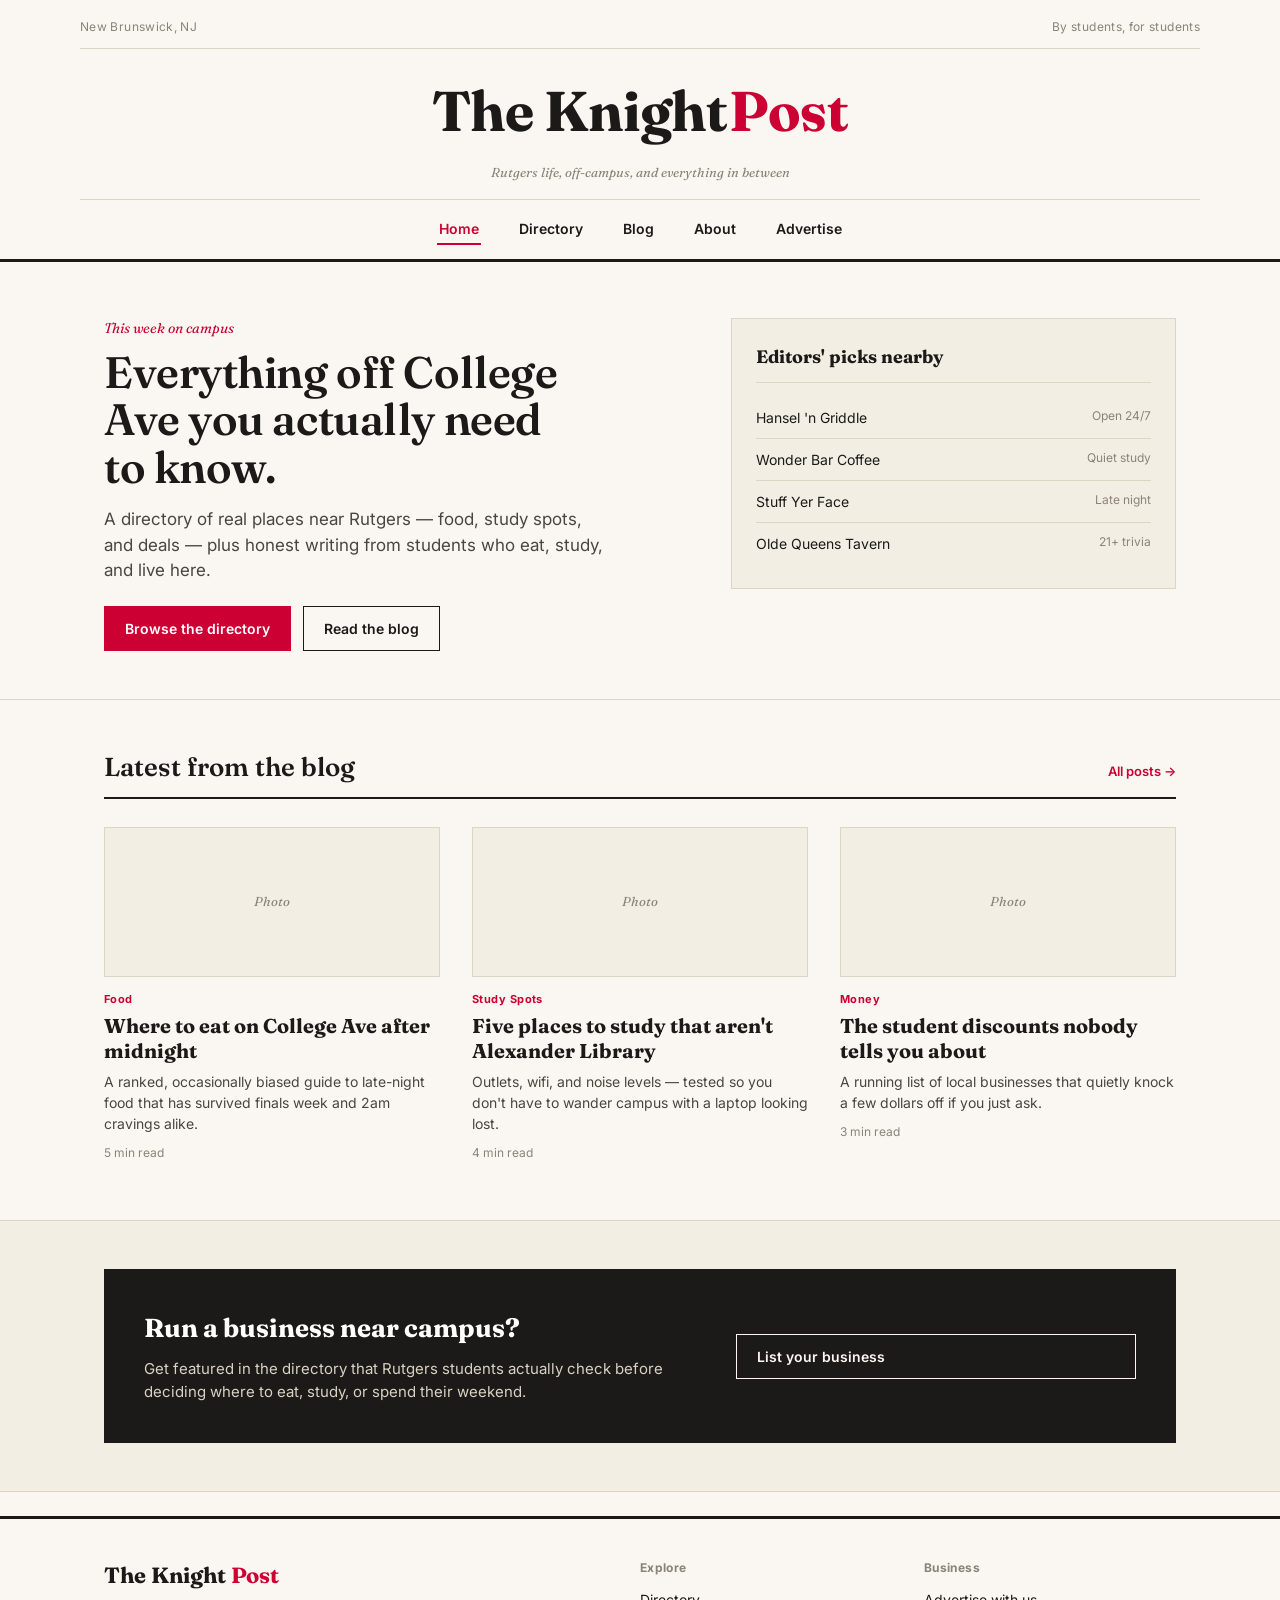
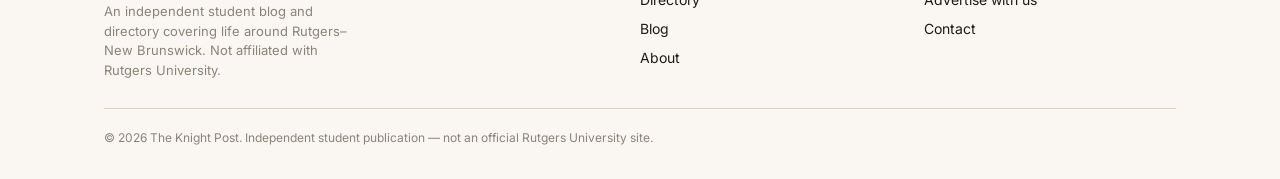
<file: index.html>
<!DOCTYPE html>
<html lang="en">
<head>
<meta charset="UTF-8">
<meta name="viewport" content="width=device-width, initial-scale=1.0">
<title>The Knight Post — Rutgers Life & Local Directory</title>
<meta name="description" content="A student-run blog and local directory for Rutgers New Brunswick — food, study spots, deals, and campus life.">
<link rel="stylesheet" href="css/style.css">
</head>
<body>
<a href="#main" class="skip-link">Skip to content</a>

<header class="masthead">
  <div class="wrap masthead-top">
    <span class="masthead-date" id="today-date">New Brunswick, NJ</span>
    <span class="masthead-tagline">By students, for students</span>
  </div>
  <div class="masthead-title">
    <a href="index.html">The Knight <span class="accent">Post</span></a>
  </div>
  <p class="masthead-sub">Rutgers life, off-campus, and everything in between</p>
  <nav class="primary-nav wrap">
    <a href="index.html" class="active">Home</a>
    <a href="directory.html">Directory</a>
    <a href="blog.html">Blog</a>
    <a href="about.html">About</a>
    <a href="advertise.html">Advertise</a>
  </nav>
</header>

<main id="main">
  <section class="hero">
    <div class="wrap hero-grid">
      <div>
        <p class="hero-lead-label">This week on campus</p>
        <h1>Everything off College Ave you actually need to know.</h1>
        <p class="dek">A directory of real places near Rutgers — food, study spots, and deals — plus honest writing from students who eat, study, and live here.</p>
        <div class="hero-actions">
          <a href="directory.html" class="btn btn-primary">Browse the directory</a>
          <a href="blog.html" class="btn">Read the blog</a>
        </div>
      </div>
      <div class="hero-panel">
        <h3>Editors' picks nearby</h3>
        <div class="pick-item">
          <span>Hansel 'n Griddle</span>
          <span class="cat">Open 24/7</span>
        </div>
        <div class="pick-item">
          <span>Wonder Bar Coffee</span>
          <span class="cat">Quiet study</span>
        </div>
        <div class="pick-item">
          <span>Stuff Yer Face</span>
          <span class="cat">Late night</span>
        </div>
        <div class="pick-item">
          <span>Olde Queens Tavern</span>
          <span class="cat">21+ trivia</span>
        </div>
      </div>
    </div>
  </section>

  <section>
    <div class="wrap">
      <div class="section-head">
        <h2>Latest from the blog</h2>
        <a href="blog.html">All posts →</a>
      </div>
      <div class="post-grid">
        <article class="post-card">
          <div class="thumb">Photo</div>
          <p class="kicker">Food</p>
          <h3><a href="post-late-night-food.html">Where to eat on College Ave after midnight</a></h3>
          <p>A ranked, occasionally biased guide to late-night food that has survived finals week and 2am cravings alike.</p>
          <p class="meta">5 min read</p>
        </article>
        <article class="post-card">
          <div class="thumb">Photo</div>
          <p class="kicker">Study Spots</p>
          <h3><a href="post-study-spots.html">Five places to study that aren't Alexander Library</a></h3>
          <p>Outlets, wifi, and noise levels — tested so you don't have to wander campus with a laptop looking lost.</p>
          <p class="meta">4 min read</p>
        </article>
        <article class="post-card">
          <div class="thumb">Photo</div>
          <p class="kicker">Money</p>
          <h3><a href="post-student-discounts.html">The student discounts nobody tells you about</a></h3>
          <p>A running list of local businesses that quietly knock a few dollars off if you just ask.</p>
          <p class="meta">3 min read</p>
        </article>
      </div>
    </div>
  </section>

  <section class="alt">
    <div class="wrap">
      <div class="ad-panel">
        <div>
          <h2>Run a business near campus?</h2>
          <p>Get featured in the directory that Rutgers students actually check before deciding where to eat, study, or spend their weekend.</p>
        </div>
        <a href="advertise.html" class="btn">List your business</a>
      </div>
    </div>
  </section>
</main>

<footer>
  <div class="wrap">
    <div class="footer-grid">
      <div>
        <div class="footer-brand">The Knight <span class="accent">Post</span></div>
        <p class="footer-desc">An independent student blog and directory covering life around Rutgers–New Brunswick. Not affiliated with Rutgers University.</p>
      </div>
      <div class="footer-col">
        <h4>Explore</h4>
        <a href="directory.html">Directory</a>
        <a href="blog.html">Blog</a>
        <a href="about.html">About</a>
      </div>
      <div class="footer-col">
        <h4>Business</h4>
        <a href="advertise.html">Advertise with us</a>
        <a href="about.html">Contact</a>
      </div>
    </div>
    <div class="footer-bottom">
      © 2026 The Knight Post. Independent student publication — not an official Rutgers University site.
    </div>
  </div>
</footer>

</body>
</html>
</file>
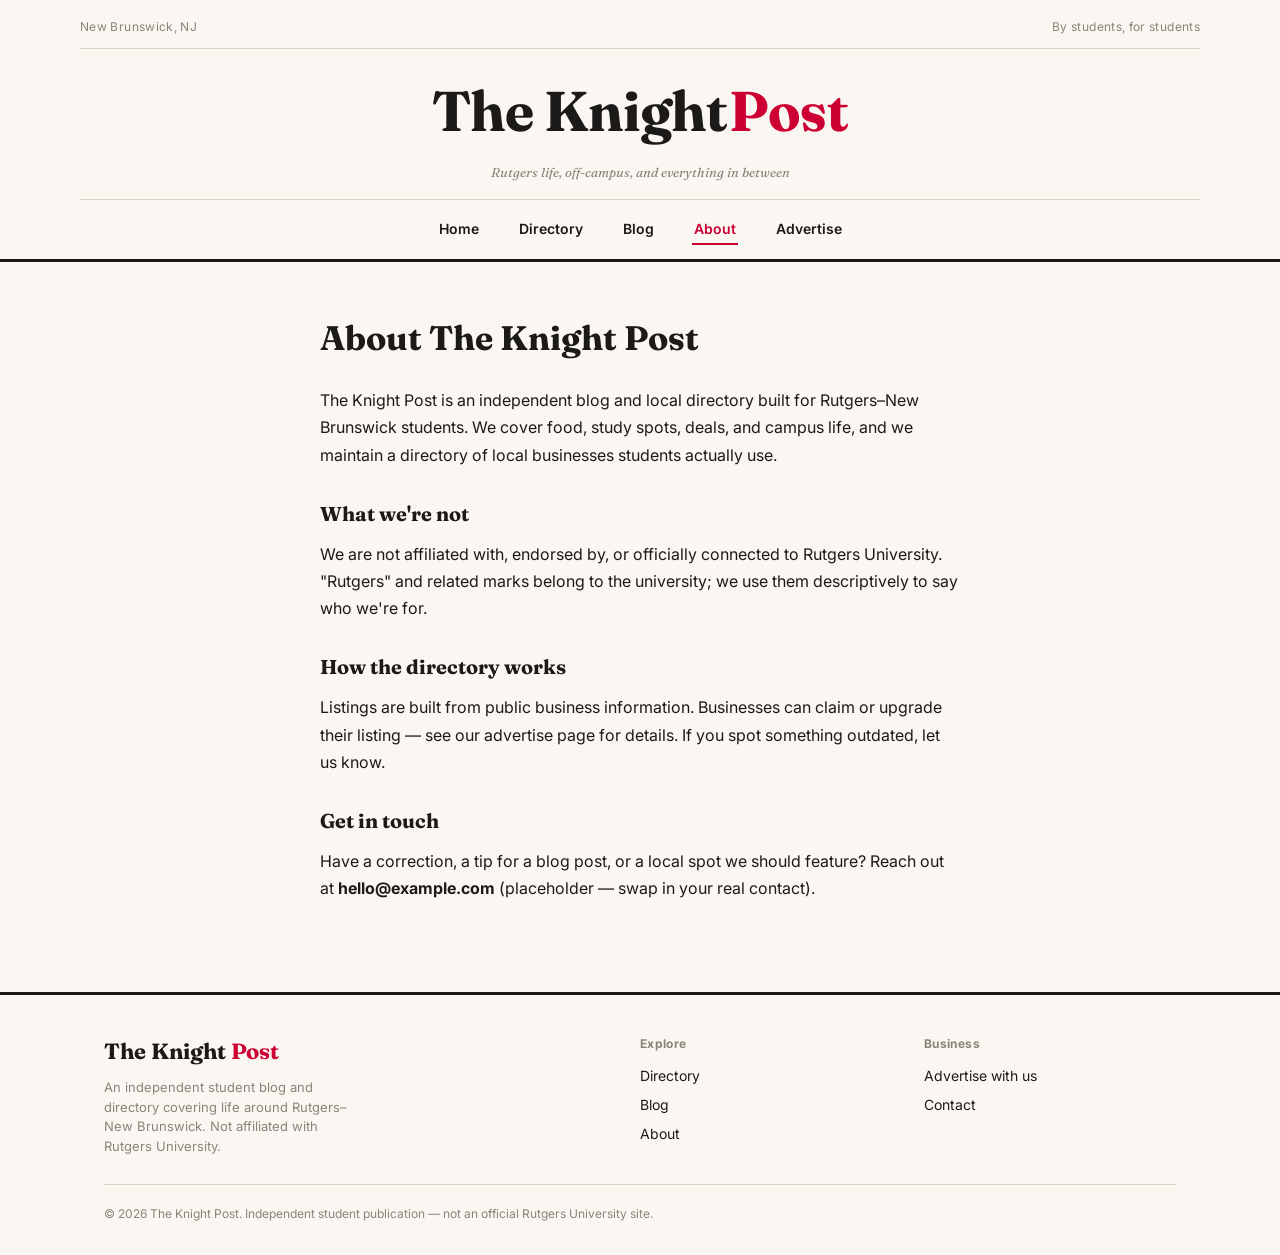
<file: about.html>
<!DOCTYPE html>
<html lang="en">
<head>
<meta charset="UTF-8">
<meta name="viewport" content="width=device-width, initial-scale=1.0">
<title>About — The Knight Post</title>
<link rel="stylesheet" href="css/style.css">
</head>
<body>
<a href="#main" class="skip-link">Skip to content</a>

<header class="masthead">
  <div class="wrap masthead-top">
    <span class="masthead-date">New Brunswick, NJ</span>
    <span class="masthead-tagline">By students, for students</span>
  </div>
  <div class="masthead-title">
    <a href="index.html">The Knight <span class="accent">Post</span></a>
  </div>
  <p class="masthead-sub">Rutgers life, off-campus, and everything in between</p>
  <nav class="primary-nav wrap">
    <a href="index.html">Home</a>
    <a href="directory.html">Directory</a>
    <a href="blog.html">Blog</a>
    <a href="about.html" class="active">About</a>
    <a href="advertise.html">Advertise</a>
  </nav>
</header>

<main id="main">
  <div class="wrap about-body">
    <h1>About The Knight Post</h1>
    <p>The Knight Post is an independent blog and local directory built for Rutgers–New Brunswick students. We cover food, study spots, deals, and campus life, and we maintain a directory of local businesses students actually use.</p>

    <h2>What we're not</h2>
    <p>We are not affiliated with, endorsed by, or officially connected to Rutgers University. "Rutgers" and related marks belong to the university; we use them descriptively to say who we're for.</p>

    <h2>How the directory works</h2>
    <p>Listings are built from public business information. Businesses can claim or upgrade their listing — see our <a href="advertise.html">advertise page</a> for details. If you spot something outdated, let us know.</p>

    <h2>Get in touch</h2>
    <p>Have a correction, a tip for a blog post, or a local spot we should feature? Reach out at <strong>hello@example.com</strong> (placeholder — swap in your real contact).</p>
  </div>
</main>

<footer>
  <div class="wrap">
    <div class="footer-grid">
      <div>
        <div class="footer-brand">The Knight <span class="accent">Post</span></div>
        <p class="footer-desc">An independent student blog and directory covering life around Rutgers–New Brunswick. Not affiliated with Rutgers University.</p>
      </div>
      <div class="footer-col">
        <h4>Explore</h4>
        <a href="directory.html">Directory</a>
        <a href="blog.html">Blog</a>
        <a href="about.html">About</a>
      </div>
      <div class="footer-col">
        <h4>Business</h4>
        <a href="advertise.html">Advertise with us</a>
        <a href="about.html">Contact</a>
      </div>
    </div>
    <div class="footer-bottom">
      © 2026 The Knight Post. Independent student publication — not an official Rutgers University site.
    </div>
  </div>
</footer>

</body>
</html>
</file>
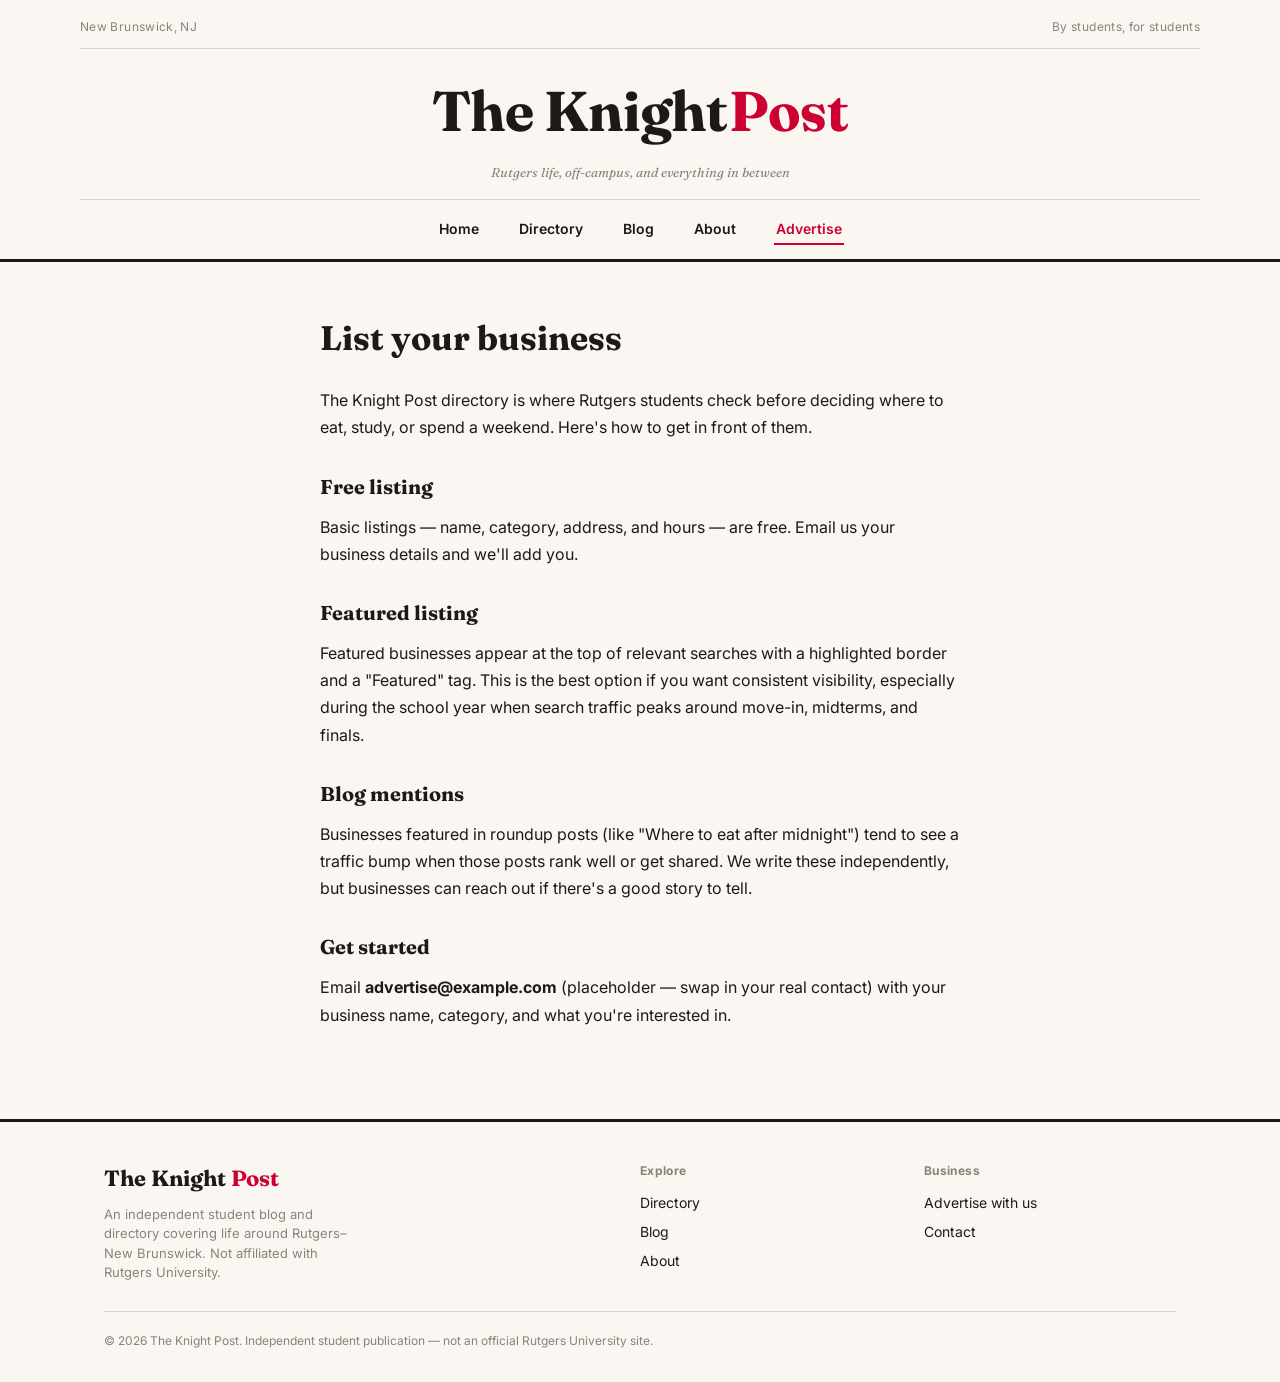
<file: advertise.html>
<!DOCTYPE html>
<html lang="en">
<head>
<meta charset="UTF-8">
<meta name="viewport" content="width=device-width, initial-scale=1.0">
<title>Advertise — The Knight Post</title>
<link rel="stylesheet" href="css/style.css">
</head>
<body>
<a href="#main" class="skip-link">Skip to content</a>

<header class="masthead">
  <div class="wrap masthead-top">
    <span class="masthead-date">New Brunswick, NJ</span>
    <span class="masthead-tagline">By students, for students</span>
  </div>
  <div class="masthead-title">
    <a href="index.html">The Knight <span class="accent">Post</span></a>
  </div>
  <p class="masthead-sub">Rutgers life, off-campus, and everything in between</p>
  <nav class="primary-nav wrap">
    <a href="index.html">Home</a>
    <a href="directory.html">Directory</a>
    <a href="blog.html">Blog</a>
    <a href="about.html">About</a>
    <a href="advertise.html" class="active">Advertise</a>
  </nav>
</header>

<main id="main">
  <div class="wrap about-body">
    <h1>List your business</h1>
    <p>The Knight Post directory is where Rutgers students check before deciding where to eat, study, or spend a weekend. Here's how to get in front of them.</p>

    <h2>Free listing</h2>
    <p>Basic listings — name, category, address, and hours — are free. Email us your business details and we'll add you.</p>

    <h2>Featured listing</h2>
    <p>Featured businesses appear at the top of relevant searches with a highlighted border and a "Featured" tag. This is the best option if you want consistent visibility, especially during the school year when search traffic peaks around move-in, midterms, and finals.</p>

    <h2>Blog mentions</h2>
    <p>Businesses featured in roundup posts (like "Where to eat after midnight") tend to see a traffic bump when those posts rank well or get shared. We write these independently, but businesses can reach out if there's a good story to tell.</p>

    <h2>Get started</h2>
    <p>Email <strong>advertise@example.com</strong> (placeholder — swap in your real contact) with your business name, category, and what you're interested in.</p>
  </div>
</main>

<footer>
  <div class="wrap">
    <div class="footer-grid">
      <div>
        <div class="footer-brand">The Knight <span class="accent">Post</span></div>
        <p class="footer-desc">An independent student blog and directory covering life around Rutgers–New Brunswick. Not affiliated with Rutgers University.</p>
      </div>
      <div class="footer-col">
        <h4>Explore</h4>
        <a href="directory.html">Directory</a>
        <a href="blog.html">Blog</a>
        <a href="about.html">About</a>
      </div>
      <div class="footer-col">
        <h4>Business</h4>
        <a href="advertise.html">Advertise with us</a>
        <a href="about.html">Contact</a>
      </div>
    </div>
    <div class="footer-bottom">
      © 2026 The Knight Post. Independent student publication — not an official Rutgers University site.
    </div>
  </div>
</footer>

</body>
</html>
</file>
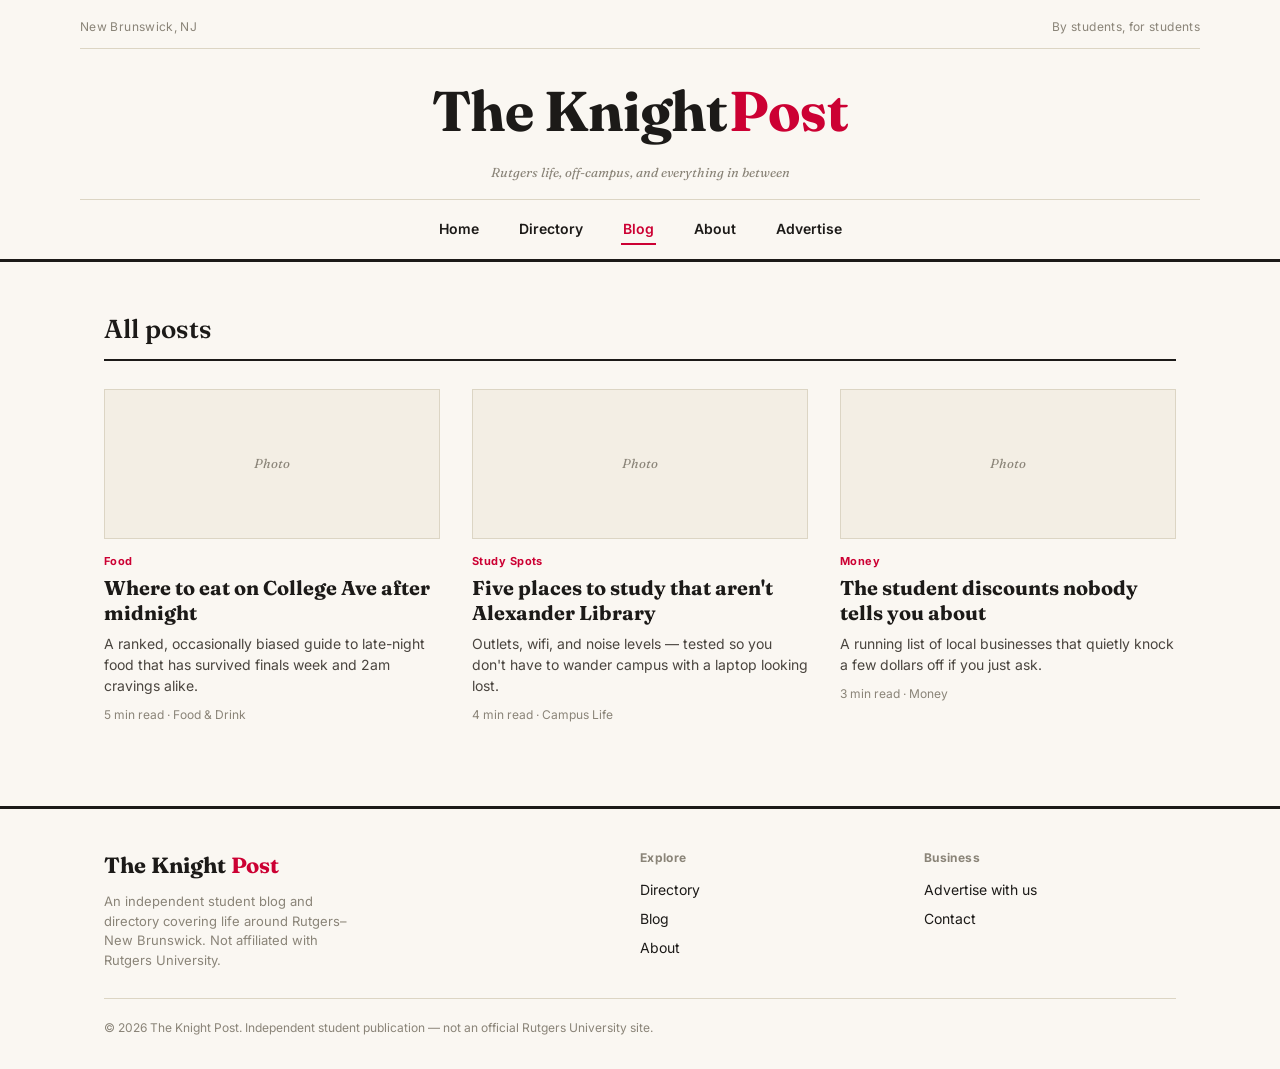
<file: blog.html>
<!DOCTYPE html>
<html lang="en">
<head>
<meta charset="UTF-8">
<meta name="viewport" content="width=device-width, initial-scale=1.0">
<title>Blog — The Knight Post</title>
<meta name="description" content="Student writing on food, study spots, deals, and life around Rutgers New Brunswick.">
<link rel="stylesheet" href="css/style.css">
</head>
<body>
<a href="#main" class="skip-link">Skip to content</a>

<header class="masthead">
  <div class="wrap masthead-top">
    <span class="masthead-date">New Brunswick, NJ</span>
    <span class="masthead-tagline">By students, for students</span>
  </div>
  <div class="masthead-title">
    <a href="index.html">The Knight <span class="accent">Post</span></a>
  </div>
  <p class="masthead-sub">Rutgers life, off-campus, and everything in between</p>
  <nav class="primary-nav wrap">
    <a href="index.html">Home</a>
    <a href="directory.html">Directory</a>
    <a href="blog.html" class="active">Blog</a>
    <a href="about.html">About</a>
    <a href="advertise.html">Advertise</a>
  </nav>
</header>

<main id="main">
  <section>
    <div class="wrap">
      <div class="section-head">
        <h2>All posts</h2>
      </div>
      <div class="post-grid">
        <article class="post-card">
          <div class="thumb">Photo</div>
          <p class="kicker">Food</p>
          <h3><a href="post-late-night-food.html">Where to eat on College Ave after midnight</a></h3>
          <p>A ranked, occasionally biased guide to late-night food that has survived finals week and 2am cravings alike.</p>
          <p class="meta">5 min read · Food & Drink</p>
        </article>
        <article class="post-card">
          <div class="thumb">Photo</div>
          <p class="kicker">Study Spots</p>
          <h3><a href="post-study-spots.html">Five places to study that aren't Alexander Library</a></h3>
          <p>Outlets, wifi, and noise levels — tested so you don't have to wander campus with a laptop looking lost.</p>
          <p class="meta">4 min read · Campus Life</p>
        </article>
        <article class="post-card">
          <div class="thumb">Photo</div>
          <p class="kicker">Money</p>
          <h3><a href="post-student-discounts.html">The student discounts nobody tells you about</a></h3>
          <p>A running list of local businesses that quietly knock a few dollars off if you just ask.</p>
          <p class="meta">3 min read · Money</p>
        </article>
      </div>
    </div>
  </section>
</main>

<footer>
  <div class="wrap">
    <div class="footer-grid">
      <div>
        <div class="footer-brand">The Knight <span class="accent">Post</span></div>
        <p class="footer-desc">An independent student blog and directory covering life around Rutgers–New Brunswick. Not affiliated with Rutgers University.</p>
      </div>
      <div class="footer-col">
        <h4>Explore</h4>
        <a href="directory.html">Directory</a>
        <a href="blog.html">Blog</a>
        <a href="about.html">About</a>
      </div>
      <div class="footer-col">
        <h4>Business</h4>
        <a href="advertise.html">Advertise with us</a>
        <a href="about.html">Contact</a>
      </div>
    </div>
    <div class="footer-bottom">
      © 2026 The Knight Post. Independent student publication — not an official Rutgers University site.
    </div>
  </div>
</footer>

</body>
</html>
</file>
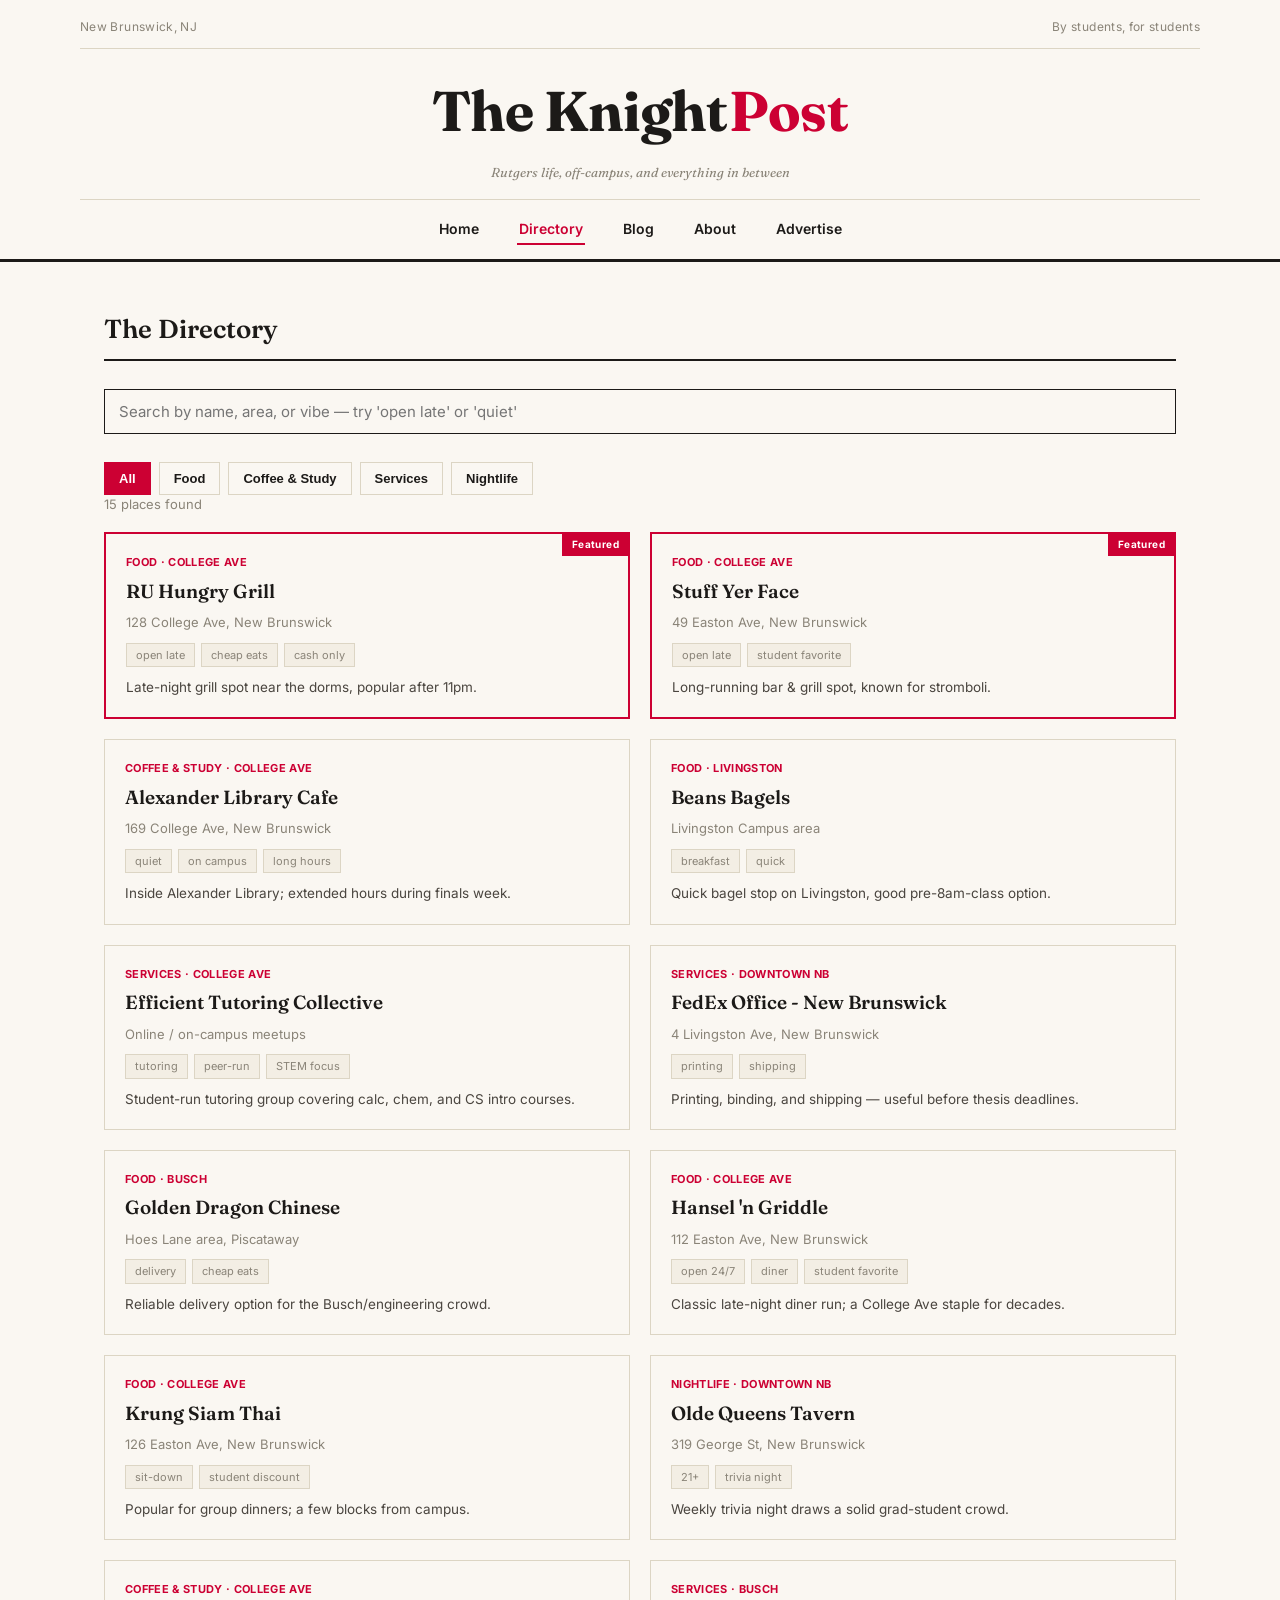
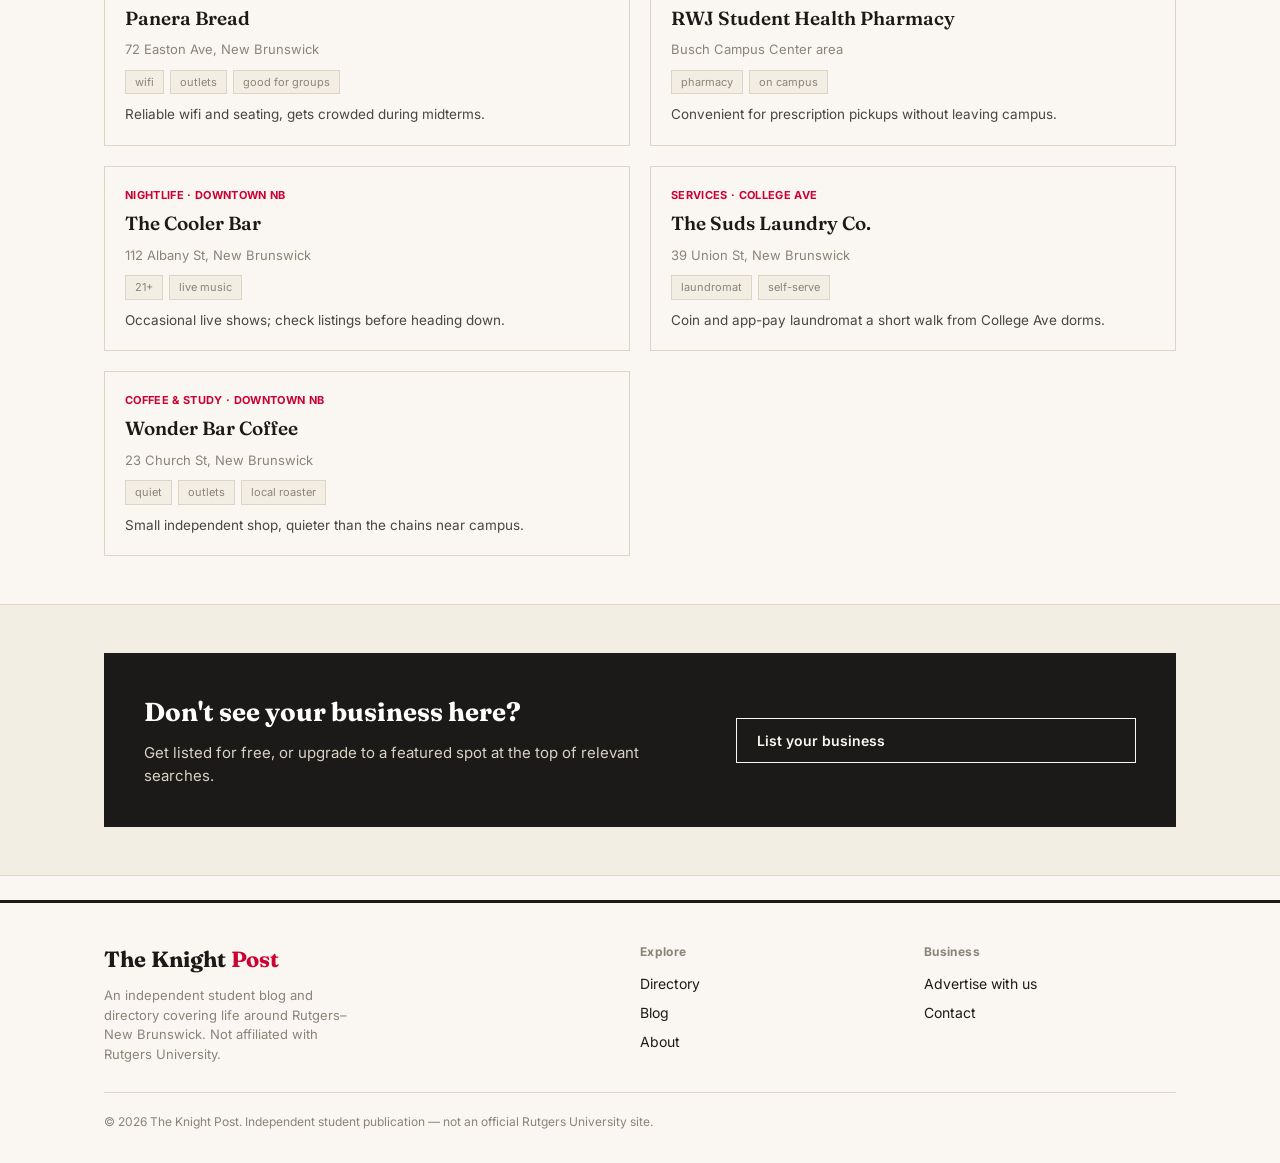
<file: directory.html>
<!DOCTYPE html>
<html lang="en">
<head>
<meta charset="UTF-8">
<meta name="viewport" content="width=device-width, initial-scale=1.0">
<title>Directory — The Knight Post</title>
<meta name="description" content="Search food, coffee shops, study spots, services, and nightlife near Rutgers New Brunswick.">
<link rel="stylesheet" href="css/style.css">
</head>
<body>
<a href="#main" class="skip-link">Skip to content</a>

<header class="masthead">
  <div class="wrap masthead-top">
    <span class="masthead-date">New Brunswick, NJ</span>
    <span class="masthead-tagline">By students, for students</span>
  </div>
  <div class="masthead-title">
    <a href="index.html">The Knight <span class="accent">Post</span></a>
  </div>
  <p class="masthead-sub">Rutgers life, off-campus, and everything in between</p>
  <nav class="primary-nav wrap">
    <a href="index.html">Home</a>
    <a href="directory.html" class="active">Directory</a>
    <a href="blog.html">Blog</a>
    <a href="about.html">About</a>
    <a href="advertise.html">Advertise</a>
  </nav>
</header>

<main id="main">
  <section>
    <div class="wrap">
      <div class="section-head">
        <h2>The Directory</h2>
      </div>

      <div class="directory-tools">
        <input
          type="text"
          id="search-input"
          class="search-input"
          placeholder="Search by name, area, or vibe — try 'open late' or 'quiet'"
          aria-label="Search the directory"
        >
      </div>
      <div class="chip-row" id="chip-row" role="group" aria-label="Filter by category"></div>

      <p class="result-count" id="result-count"></p>

      <div class="listing-grid" id="listing-grid"></div>
    </div>
  </section>

  <section class="alt">
    <div class="wrap">
      <div class="ad-panel">
        <div>
          <h2>Don't see your business here?</h2>
          <p>Get listed for free, or upgrade to a featured spot at the top of relevant searches.</p>
        </div>
        <a href="advertise.html" class="btn">List your business</a>
      </div>
    </div>
  </section>
</main>

<footer>
  <div class="wrap">
    <div class="footer-grid">
      <div>
        <div class="footer-brand">The Knight <span class="accent">Post</span></div>
        <p class="footer-desc">An independent student blog and directory covering life around Rutgers–New Brunswick. Not affiliated with Rutgers University.</p>
      </div>
      <div class="footer-col">
        <h4>Explore</h4>
        <a href="directory.html">Directory</a>
        <a href="blog.html">Blog</a>
        <a href="about.html">About</a>
      </div>
      <div class="footer-col">
        <h4>Business</h4>
        <a href="advertise.html">Advertise with us</a>
        <a href="about.html">Contact</a>
      </div>
    </div>
    <div class="footer-bottom">
      © 2026 The Knight Post. Independent student publication — not an official Rutgers University site.
    </div>
  </div>
</footer>

<script src="js/data.js"></script>
<script src="js/directory.js"></script>
</body>
</html>
</file>
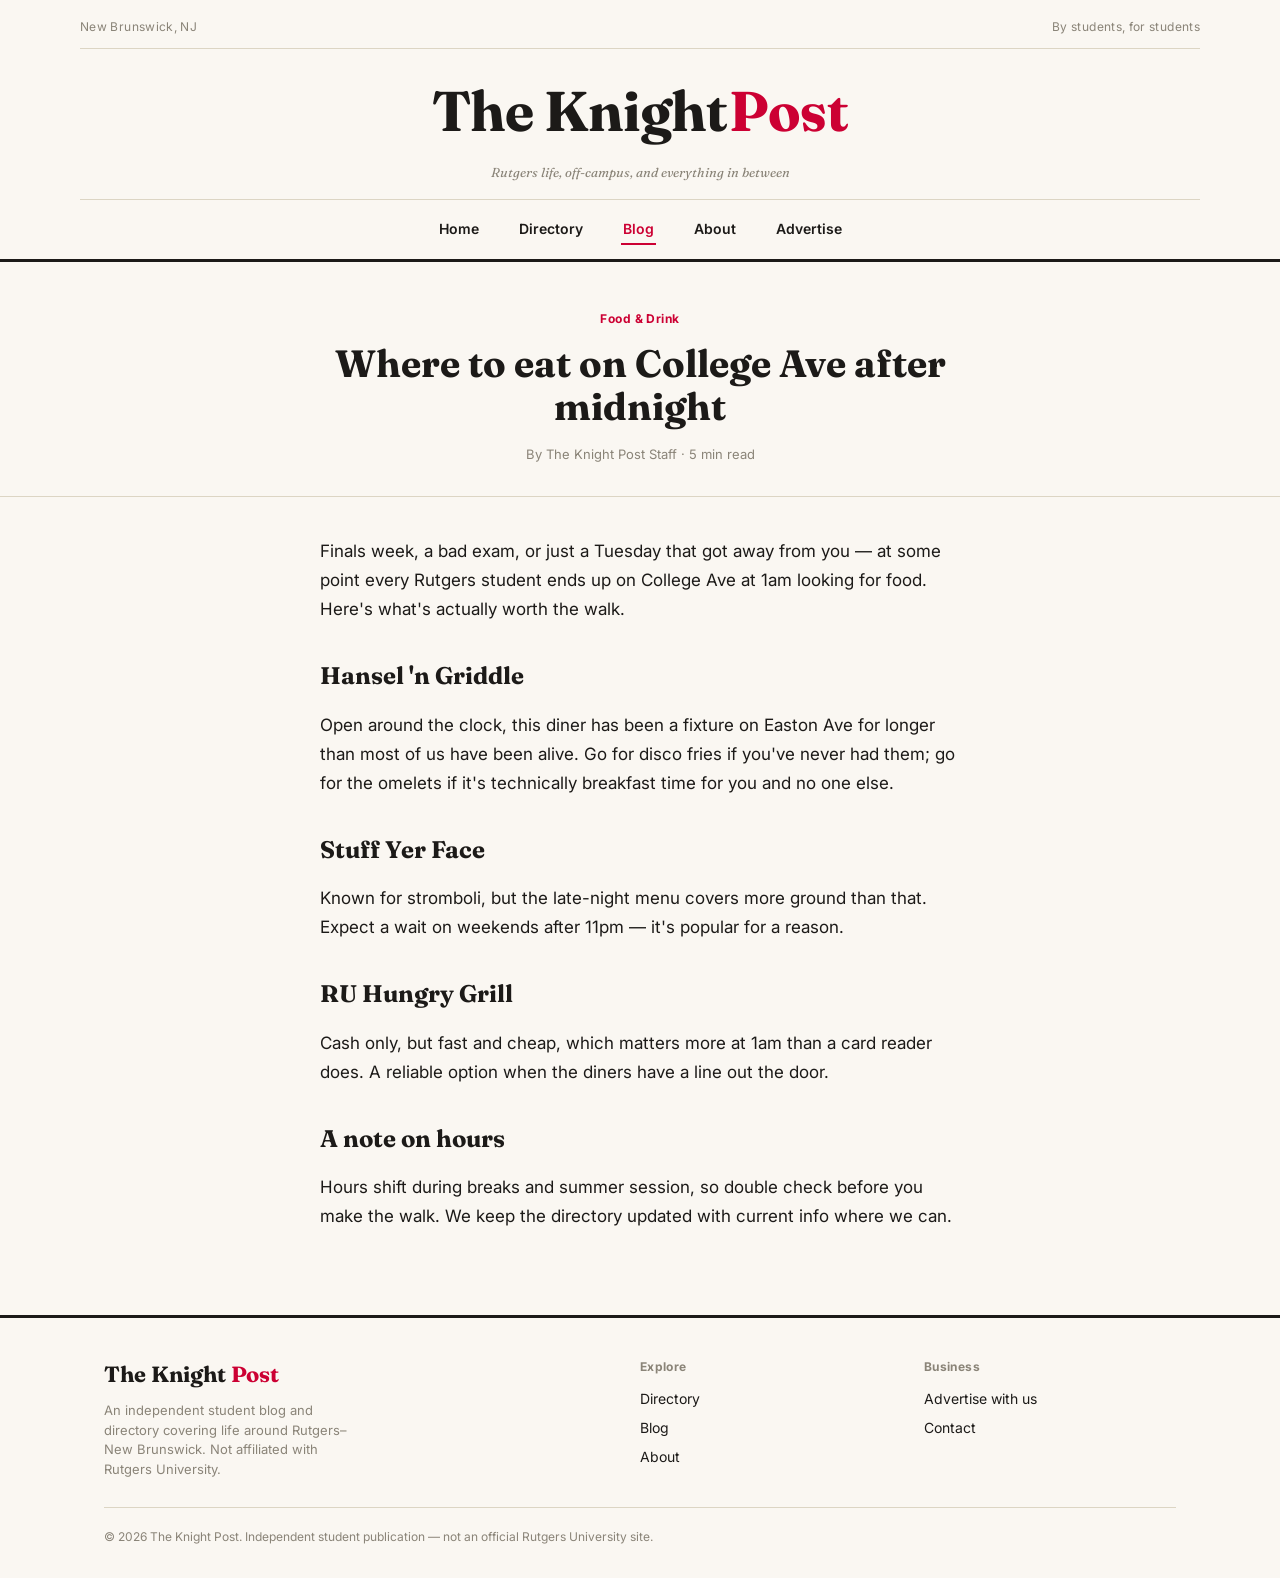
<file: post-late-night-food.html>
<!DOCTYPE html>
<html lang="en">
<head>
<meta charset="UTF-8">
<meta name="viewport" content="width=device-width, initial-scale=1.0">
<title>Where to eat on College Ave after midnight — The Knight Post</title>
<link rel="stylesheet" href="css/style.css">
</head>
<body>
<a href="#main" class="skip-link">Skip to content</a>

<header class="masthead">
  <div class="wrap masthead-top">
    <span class="masthead-date">New Brunswick, NJ</span>
    <span class="masthead-tagline">By students, for students</span>
  </div>
  <div class="masthead-title">
    <a href="index.html">The Knight <span class="accent">Post</span></a>
  </div>
  <p class="masthead-sub">Rutgers life, off-campus, and everything in between</p>
  <nav class="primary-nav wrap">
    <a href="index.html">Home</a>
    <a href="directory.html">Directory</a>
    <a href="blog.html" class="active">Blog</a>
    <a href="about.html">About</a>
    <a href="advertise.html">Advertise</a>
  </nav>
</header>

<main id="main">
  <div class="post-header">
    <div class="wrap">
      <p class="kicker">Food & Drink</p>
      <h1>Where to eat on College Ave after midnight</h1>
      <p class="byline">By The Knight Post Staff · 5 min read</p>
    </div>
  </div>

  <article class="post-body wrap">
    <p>Finals week, a bad exam, or just a Tuesday that got away from you — at some point every Rutgers student ends up on College Ave at 1am looking for food. Here's what's actually worth the walk.</p>

    <h2>Hansel 'n Griddle</h2>
    <p>Open around the clock, this diner has been a fixture on Easton Ave for longer than most of us have been alive. Go for disco fries if you've never had them; go for the omelets if it's technically breakfast time for you and no one else.</p>

    <h2>Stuff Yer Face</h2>
    <p>Known for stromboli, but the late-night menu covers more ground than that. Expect a wait on weekends after 11pm — it's popular for a reason.</p>

    <h2>RU Hungry Grill</h2>
    <p>Cash only, but fast and cheap, which matters more at 1am than a card reader does. A reliable option when the diners have a line out the door.</p>

    <h2>A note on hours</h2>
    <p>Hours shift during breaks and summer session, so double check before you make the walk. We keep the <a href="directory.html">directory</a> updated with current info where we can.</p>
  </article>
</main>

<footer>
  <div class="wrap">
    <div class="footer-grid">
      <div>
        <div class="footer-brand">The Knight <span class="accent">Post</span></div>
        <p class="footer-desc">An independent student blog and directory covering life around Rutgers–New Brunswick. Not affiliated with Rutgers University.</p>
      </div>
      <div class="footer-col">
        <h4>Explore</h4>
        <a href="directory.html">Directory</a>
        <a href="blog.html">Blog</a>
        <a href="about.html">About</a>
      </div>
      <div class="footer-col">
        <h4>Business</h4>
        <a href="advertise.html">Advertise with us</a>
        <a href="about.html">Contact</a>
      </div>
    </div>
    <div class="footer-bottom">
      © 2026 The Knight Post. Independent student publication — not an official Rutgers University site.
    </div>
  </div>
</footer>

</body>
</html>
</file>
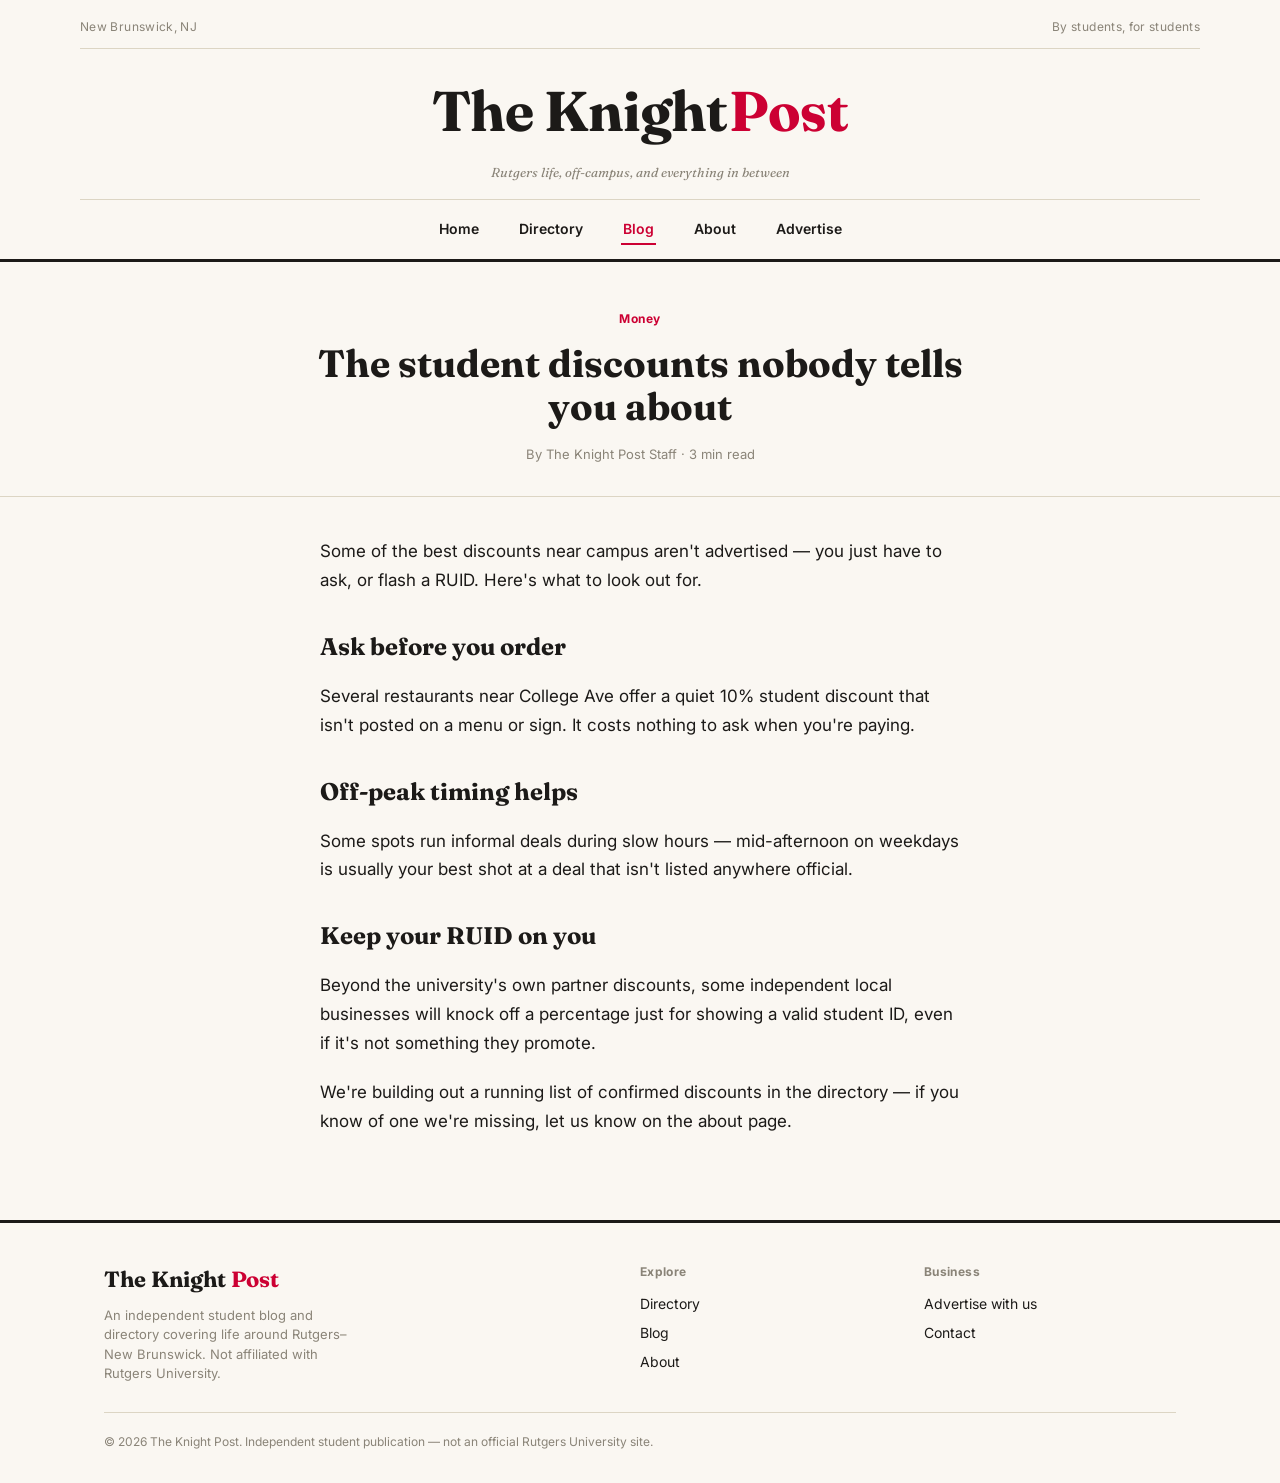
<file: post-student-discounts.html>
<!DOCTYPE html>
<html lang="en">
<head>
<meta charset="UTF-8">
<meta name="viewport" content="width=device-width, initial-scale=1.0">
<title>The student discounts nobody tells you about — The Knight Post</title>
<link rel="stylesheet" href="css/style.css">
</head>
<body>
<a href="#main" class="skip-link">Skip to content</a>

<header class="masthead">
  <div class="wrap masthead-top">
    <span class="masthead-date">New Brunswick, NJ</span>
    <span class="masthead-tagline">By students, for students</span>
  </div>
  <div class="masthead-title">
    <a href="index.html">The Knight <span class="accent">Post</span></a>
  </div>
  <p class="masthead-sub">Rutgers life, off-campus, and everything in between</p>
  <nav class="primary-nav wrap">
    <a href="index.html">Home</a>
    <a href="directory.html">Directory</a>
    <a href="blog.html" class="active">Blog</a>
    <a href="about.html">About</a>
    <a href="advertise.html">Advertise</a>
  </nav>
</header>

<main id="main">
  <div class="post-header">
    <div class="wrap">
      <p class="kicker">Money</p>
      <h1>The student discounts nobody tells you about</h1>
      <p class="byline">By The Knight Post Staff · 3 min read</p>
    </div>
  </div>

  <article class="post-body wrap">
    <p>Some of the best discounts near campus aren't advertised — you just have to ask, or flash a RUID. Here's what to look out for.</p>

    <h2>Ask before you order</h2>
    <p>Several restaurants near College Ave offer a quiet 10% student discount that isn't posted on a menu or sign. It costs nothing to ask when you're paying.</p>

    <h2>Off-peak timing helps</h2>
    <p>Some spots run informal deals during slow hours — mid-afternoon on weekdays is usually your best shot at a deal that isn't listed anywhere official.</p>

    <h2>Keep your RUID on you</h2>
    <p>Beyond the university's own partner discounts, some independent local businesses will knock off a percentage just for showing a valid student ID, even if it's not something they promote.</p>

    <p>We're building out a running list of confirmed discounts in the <a href="directory.html">directory</a> — if you know of one we're missing, let us know on the <a href="about.html">about page</a>.</p>
  </article>
</main>

<footer>
  <div class="wrap">
    <div class="footer-grid">
      <div>
        <div class="footer-brand">The Knight <span class="accent">Post</span></div>
        <p class="footer-desc">An independent student blog and directory covering life around Rutgers–New Brunswick. Not affiliated with Rutgers University.</p>
      </div>
      <div class="footer-col">
        <h4>Explore</h4>
        <a href="directory.html">Directory</a>
        <a href="blog.html">Blog</a>
        <a href="about.html">About</a>
      </div>
      <div class="footer-col">
        <h4>Business</h4>
        <a href="advertise.html">Advertise with us</a>
        <a href="about.html">Contact</a>
      </div>
    </div>
    <div class="footer-bottom">
      © 2026 The Knight Post. Independent student publication — not an official Rutgers University site.
    </div>
  </div>
</footer>

</body>
</html>
</file>
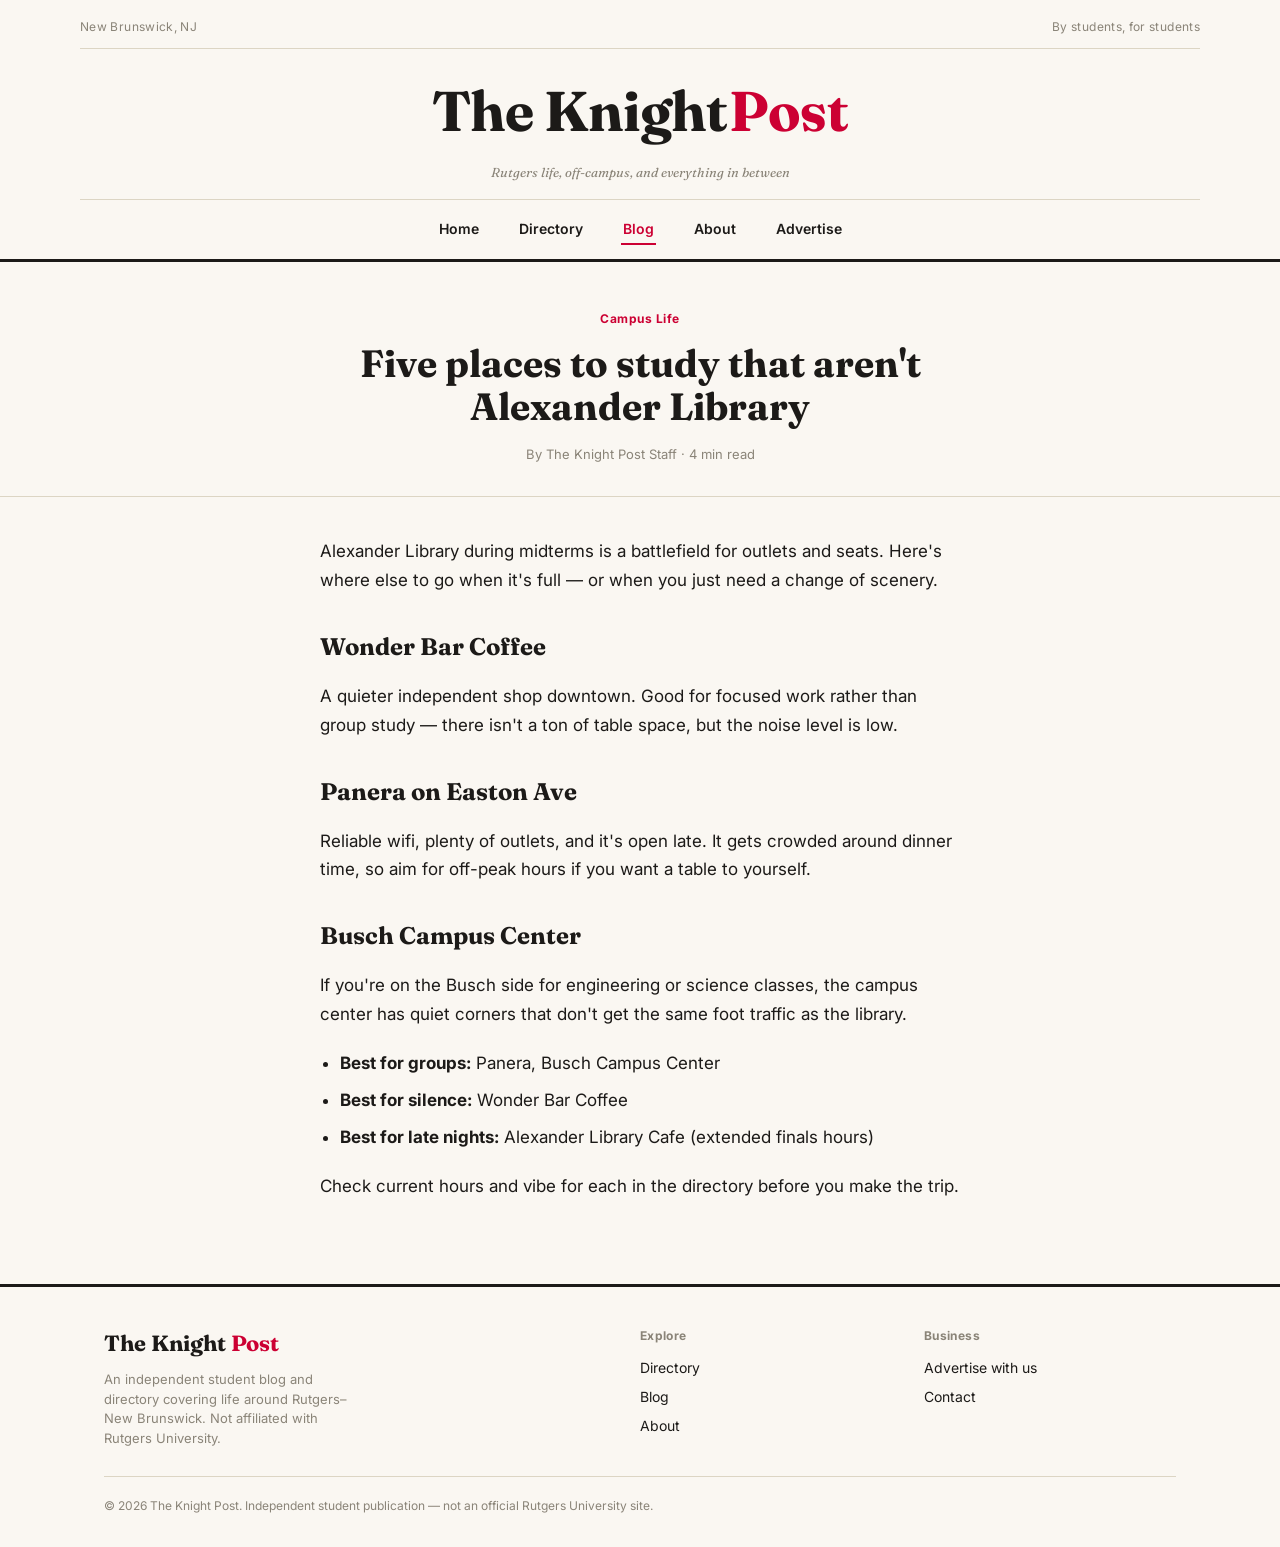
<file: post-study-spots.html>
<!DOCTYPE html>
<html lang="en">
<head>
<meta charset="UTF-8">
<meta name="viewport" content="width=device-width, initial-scale=1.0">
<title>Five places to study that aren't Alexander Library — The Knight Post</title>
<link rel="stylesheet" href="css/style.css">
</head>
<body>
<a href="#main" class="skip-link">Skip to content</a>

<header class="masthead">
  <div class="wrap masthead-top">
    <span class="masthead-date">New Brunswick, NJ</span>
    <span class="masthead-tagline">By students, for students</span>
  </div>
  <div class="masthead-title">
    <a href="index.html">The Knight <span class="accent">Post</span></a>
  </div>
  <p class="masthead-sub">Rutgers life, off-campus, and everything in between</p>
  <nav class="primary-nav wrap">
    <a href="index.html">Home</a>
    <a href="directory.html">Directory</a>
    <a href="blog.html" class="active">Blog</a>
    <a href="about.html">About</a>
    <a href="advertise.html">Advertise</a>
  </nav>
</header>

<main id="main">
  <div class="post-header">
    <div class="wrap">
      <p class="kicker">Campus Life</p>
      <h1>Five places to study that aren't Alexander Library</h1>
      <p class="byline">By The Knight Post Staff · 4 min read</p>
    </div>
  </div>

  <article class="post-body wrap">
    <p>Alexander Library during midterms is a battlefield for outlets and seats. Here's where else to go when it's full — or when you just need a change of scenery.</p>

    <h2>Wonder Bar Coffee</h2>
    <p>A quieter independent shop downtown. Good for focused work rather than group study — there isn't a ton of table space, but the noise level is low.</p>

    <h2>Panera on Easton Ave</h2>
    <p>Reliable wifi, plenty of outlets, and it's open late. It gets crowded around dinner time, so aim for off-peak hours if you want a table to yourself.</p>

    <h2>Busch Campus Center</h2>
    <p>If you're on the Busch side for engineering or science classes, the campus center has quiet corners that don't get the same foot traffic as the library.</p>

    <ul>
      <li><strong>Best for groups:</strong> Panera, Busch Campus Center</li>
      <li><strong>Best for silence:</strong> Wonder Bar Coffee</li>
      <li><strong>Best for late nights:</strong> Alexander Library Cafe (extended finals hours)</li>
    </ul>

    <p>Check current hours and vibe for each in the <a href="directory.html">directory</a> before you make the trip.</p>
  </article>
</main>

<footer>
  <div class="wrap">
    <div class="footer-grid">
      <div>
        <div class="footer-brand">The Knight <span class="accent">Post</span></div>
        <p class="footer-desc">An independent student blog and directory covering life around Rutgers–New Brunswick. Not affiliated with Rutgers University.</p>
      </div>
      <div class="footer-col">
        <h4>Explore</h4>
        <a href="directory.html">Directory</a>
        <a href="blog.html">Blog</a>
        <a href="about.html">About</a>
      </div>
      <div class="footer-col">
        <h4>Business</h4>
        <a href="advertise.html">Advertise with us</a>
        <a href="about.html">Contact</a>
      </div>
    </div>
    <div class="footer-bottom">
      © 2026 The Knight Post. Independent student publication — not an official Rutgers University site.
    </div>
  </div>
</footer>

</body>
</html>
</file>
<file: css/style.css>
@import url('https://fonts.googleapis.com/css2?family=Fraunces:ital,opsz,wght@0,9..144,400;0,9..144,500;0,9..144,600;0,9..144,700;1,9..144,500&family=Inter:wght@400;500;600&display=swap');

:root{
  --scarlet:#CC0033;
  --scarlet-dark:#9E0027;
  --cream:#FAF7F2;
  --paper:#F3EEE4;
  --ink:#1C1A18;
  --stone:#8A8478;
  --stone-light:#D8D2C4;
  --line:#DCD5C4;

  --serif:'Fraunces', Georgia, serif;
  --sans:'Inter', -apple-system, sans-serif;
}

*{box-sizing:border-box; margin:0; padding:0;}

html{scroll-behavior:smooth;}

body{
  font-family:var(--sans);
  background:var(--cream);
  color:var(--ink);
  line-height:1.5;
  -webkit-font-smoothing:antialiased;
}

a{color:inherit; text-decoration:none;}

img{max-width:100%; display:block;}

.wrap{
  max-width:1120px;
  margin:0 auto;
  padding:0 24px;
}

/* Skip link for accessibility */
.skip-link{
  position:absolute; left:-9999px;
  background:var(--ink); color:var(--cream); padding:10px 16px;
}
.skip-link:focus{left:16px; top:16px; z-index:200;}

:focus-visible{
  outline:3px solid var(--scarlet);
  outline-offset:2px;
}

/* ---------- Masthead ---------- */
.masthead{
  border-bottom:3px solid var(--ink);
  background:var(--cream);
  position:sticky; top:0; z-index:100;
}
.masthead-top{
  display:flex; align-items:center; justify-content:space-between;
  padding:18px 0 12px;
  border-bottom:1px solid var(--line);
}
.masthead-date{
  font-size:12px; color:var(--stone); letter-spacing:.03em;
}
.masthead-tagline{
  font-size:12px; color:var(--stone); letter-spacing:.03em;
}
.masthead-title{
  text-align:center;
  padding:20px 0 16px;
}
.masthead-title a{
  font-family:var(--serif);
  font-weight:700;
  font-size:56px;
  letter-spacing:-0.01em;
  color:var(--ink);
  display:inline-flex;
  align-items:baseline;
  gap:2px;
}
.masthead-title .accent{color:var(--scarlet);}
.masthead-sub{
  text-align:center;
  font-size:13px;
  color:var(--stone);
  font-style:italic;
  font-family:var(--serif);
  margin-top:-6px;
  padding-bottom:16px;
}

nav.primary-nav{
  display:flex;
  justify-content:center;
  gap:36px;
  padding:14px 0;
  border-top:1px solid var(--line);
}
nav.primary-nav a{
  font-size:14px;
  font-weight:600;
  color:var(--ink);
  padding:4px 2px;
  border-bottom:2px solid transparent;
  transition:border-color .15s ease, color .15s ease;
}
nav.primary-nav a:hover,
nav.primary-nav a.active{
  color:var(--scarlet);
  border-color:var(--scarlet);
}

/* ---------- Hero ---------- */
.hero{
  padding:56px 0 48px;
  border-bottom:1px solid var(--line);
}
.hero-grid{
  display:grid;
  grid-template-columns:1.3fr 1fr;
  gap:48px;
  align-items:start;
}
.hero-lead-label{
  font-family:var(--serif);
  font-style:italic;
  font-size:14px;
  color:var(--scarlet);
  margin-bottom:10px;
}
.hero h1{
  font-family:var(--serif);
  font-size:44px;
  line-height:1.08;
  font-weight:600;
  letter-spacing:-0.01em;
  margin-bottom:16px;
  max-width:16ch;
}
.hero p.dek{
  font-size:17px;
  color:#4A453F;
  max-width:46ch;
  margin-bottom:22px;
}
.hero-actions{display:flex; gap:12px; flex-wrap:wrap;}

.btn{
  display:inline-block;
  font-family:var(--sans);
  font-weight:600;
  font-size:14px;
  padding:11px 20px;
  border:1.5px solid var(--ink);
  color:var(--ink);
  background:transparent;
  cursor:pointer;
  transition:background .15s ease, color .15s ease, border-color .15s ease;
}
.btn:hover{background:var(--ink); color:var(--cream);}
.btn-primary{
  background:var(--scarlet);
  border-color:var(--scarlet);
  color:#fff;
}
.btn-primary:hover{background:var(--scarlet-dark); border-color:var(--scarlet-dark); color:#fff;}

.hero-panel{
  background:var(--paper);
  border:1px solid var(--line);
  padding:24px;
}
.hero-panel h3{
  font-family:var(--serif);
  font-size:18px;
  margin-bottom:14px;
  padding-bottom:12px;
  border-bottom:1px solid var(--line);
}
.pick-item{
  display:flex; justify-content:space-between; gap:12px;
  padding:10px 0;
  border-bottom:1px solid var(--line);
  font-size:14px;
}
.pick-item:last-child{border-bottom:none;}
.pick-item .cat{color:var(--stone); font-size:12px;}

/* ---------- Section headers ---------- */
.section-head{
  display:flex; align-items:baseline; justify-content:space-between;
  border-bottom:2px solid var(--ink);
  padding-bottom:10px;
  margin-bottom:28px;
}
.section-head h2{
  font-family:var(--serif);
  font-size:26px;
  font-weight:600;
}
.section-head a{
  font-size:13px; font-weight:600; color:var(--scarlet);
}

section{padding:48px 0;}
section.alt{background:var(--paper); border-top:1px solid var(--line); border-bottom:1px solid var(--line);}

/* ---------- Article / post cards ---------- */
.post-grid{
  display:grid;
  grid-template-columns:repeat(3, 1fr);
  gap:32px;
}
.post-card{
  padding-top:0;
}
.post-card .thumb{
  height:150px;
  background:var(--paper);
  border:1px solid var(--line);
  display:flex; align-items:center; justify-content:center;
  font-family:var(--serif);
  font-style:italic;
  color:var(--stone);
  font-size:13px;
  margin-bottom:14px;
}
.post-card .kicker{
  font-size:11px; font-weight:700; letter-spacing:.04em;
  color:var(--scarlet);
  margin-bottom:6px;
}
.post-card h3{
  font-family:var(--serif);
  font-size:20px;
  line-height:1.25;
  margin-bottom:8px;
}
.post-card h3 a:hover{color:var(--scarlet);}
.post-card p{
  font-size:14px; color:#4A453F;
  margin-bottom:10px;
}
.post-card .meta{
  font-size:12px; color:var(--stone);
}

/* ---------- Directory ---------- */
.directory-tools{
  display:flex; gap:12px; flex-wrap:wrap;
  margin-bottom:28px;
  align-items:center;
}
.search-input{
  flex:1; min-width:220px;
  font-family:var(--sans);
  font-size:15px;
  padding:12px 14px;
  border:1.5px solid var(--ink);
  background:var(--cream);
}
.search-input:focus{outline:3px solid var(--scarlet); outline-offset:0;}

.chip-row{display:flex; gap:8px; flex-wrap:wrap;}
.chip{
  font-size:13px; font-weight:600;
  padding:8px 14px;
  border:1.5px solid var(--line);
  background:transparent;
  cursor:pointer;
  color:var(--ink);
  transition:border-color .15s ease, background .15s ease, color .15s ease;
}
.chip:hover{border-color:var(--ink);}
.chip.active{
  background:var(--scarlet);
  border-color:var(--scarlet);
  color:#fff;
}

.result-count{
  font-size:13px; color:var(--stone); margin-bottom:18px;
}

.listing-grid{
  display:grid;
  grid-template-columns:repeat(2, 1fr);
  gap:20px;
}
.listing{
  border:1px solid var(--line);
  background:var(--cream);
  padding:20px;
  position:relative;
}
.listing.featured{
  border-color:var(--scarlet);
  border-width:2px;
}
.listing .featured-tag{
  position:absolute; top:-1px; right:-1px;
  background:var(--scarlet); color:#fff;
  font-size:10px; font-weight:700; letter-spacing:.04em;
  padding:4px 10px;
}
.listing-top{
  display:flex; justify-content:space-between; align-items:flex-start;
  gap:12px; margin-bottom:8px;
}
.listing h3{
  font-family:var(--serif);
  font-size:19px;
  font-weight:600;
}
.listing .category-tag{
  font-size:11px; font-weight:700; letter-spacing:.03em;
  color:var(--scarlet);
  text-transform:uppercase;
  margin-bottom:6px;
  display:block;
}
.listing .addr{
  font-size:13px; color:var(--stone);
  margin-bottom:10px;
}
.listing .tags{
  display:flex; gap:6px; flex-wrap:wrap;
  margin-bottom:10px;
}
.tag-pill{
  font-size:11px; color:var(--stone); background:var(--paper);
  padding:3px 9px; border:1px solid var(--line);
}
.listing .note{
  font-size:13.5px; color:#4A453F;
}
.no-results{
  text-align:center; padding:48px 0; color:var(--stone);
  font-family:var(--serif); font-style:italic; font-size:16px;
}

/* ---------- Blog post page ---------- */
.post-header{
  padding:48px 0 32px;
  border-bottom:1px solid var(--line);
  text-align:center;
}
.post-header .kicker{
  font-size:12px; font-weight:700; letter-spacing:.04em; color:var(--scarlet);
  margin-bottom:14px;
}
.post-header h1{
  font-family:var(--serif);
  font-size:38px;
  max-width:26ch;
  margin:0 auto 16px;
  line-height:1.15;
}
.post-header .byline{
  font-size:13px; color:var(--stone);
}
.post-body{
  max-width:640px;
  margin:0 auto;
  padding:40px 0;
  font-size:17px;
  line-height:1.7;
}
.post-body p{margin-bottom:20px;}
.post-body h2{
  font-family:var(--serif);
  font-size:24px;
  margin:32px 0 14px;
}
.post-body ul{margin:0 0 20px 20px;}
.post-body li{margin-bottom:8px;}

/* ---------- About ---------- */
.about-body{
  max-width:640px;
  padding:48px 0;
  font-size:16px;
  line-height:1.7;
}
.about-body h1{
  font-family:var(--serif); font-size:34px; margin-bottom:20px;
}
.about-body p{margin-bottom:18px;}
.about-body h2{
  font-family:var(--serif); font-size:20px; margin:28px 0 10px;
}

/* ---------- Advertise / monetization panel ---------- */
.ad-panel{
  background:var(--ink);
  color:var(--cream);
  padding:40px;
  display:grid;
  grid-template-columns:1.4fr 1fr;
  gap:32px;
  align-items:center;
}
.ad-panel h2{
  font-family:var(--serif);
  font-size:26px;
  margin-bottom:10px;
  color:#fff;
}
.ad-panel p{
  color:#D8D2C4;
  font-size:15px;
  margin-bottom:0;
}
.ad-panel .btn{
  border-color:var(--cream); color:var(--cream);
  white-space:nowrap;
}
.ad-panel .btn:hover{background:var(--cream); color:var(--ink);}

/* ---------- Footer ---------- */
footer{
  border-top:3px solid var(--ink);
  padding:40px 0 32px;
  margin-top:24px;
}
.footer-grid{
  display:grid;
  grid-template-columns:2fr 1fr 1fr;
  gap:32px;
  margin-bottom:28px;
}
.footer-brand{
  font-family:var(--serif);
  font-size:22px;
  font-weight:700;
  margin-bottom:10px;
}
.footer-brand .accent{color:var(--scarlet);}
.footer-desc{font-size:13px; color:var(--stone); max-width:32ch;}
.footer-col h4{
  font-size:12px; font-weight:700; letter-spacing:.03em;
  margin-bottom:12px;
  color:var(--stone);
}
.footer-col a{
  display:block; font-size:14px; margin-bottom:8px;
}
.footer-col a:hover{color:var(--scarlet);}
.footer-bottom{
  font-size:12px; color:var(--stone);
  border-top:1px solid var(--line);
  padding-top:20px;
}

/* ---------- Responsive ---------- */
@media (max-width:860px){
  .hero-grid{grid-template-columns:1fr;}
  .post-grid{grid-template-columns:1fr 1fr;}
  .listing-grid{grid-template-columns:1fr;}
  .ad-panel{grid-template-columns:1fr; text-align:left;}
  .footer-grid{grid-template-columns:1fr; gap:20px;}
  .masthead-title a{font-size:40px;}
  nav.primary-nav{gap:20px; flex-wrap:wrap; padding:14px 16px;}
}
@media (max-width:560px){
  .post-grid{grid-template-columns:1fr;}
  .hero h1{font-size:32px;}
  .masthead-top{flex-direction:column; gap:4px; text-align:center;}
}

@media (prefers-reduced-motion:reduce){
  *{scroll-behavior:auto !important; transition:none !important;}
}
</file>
